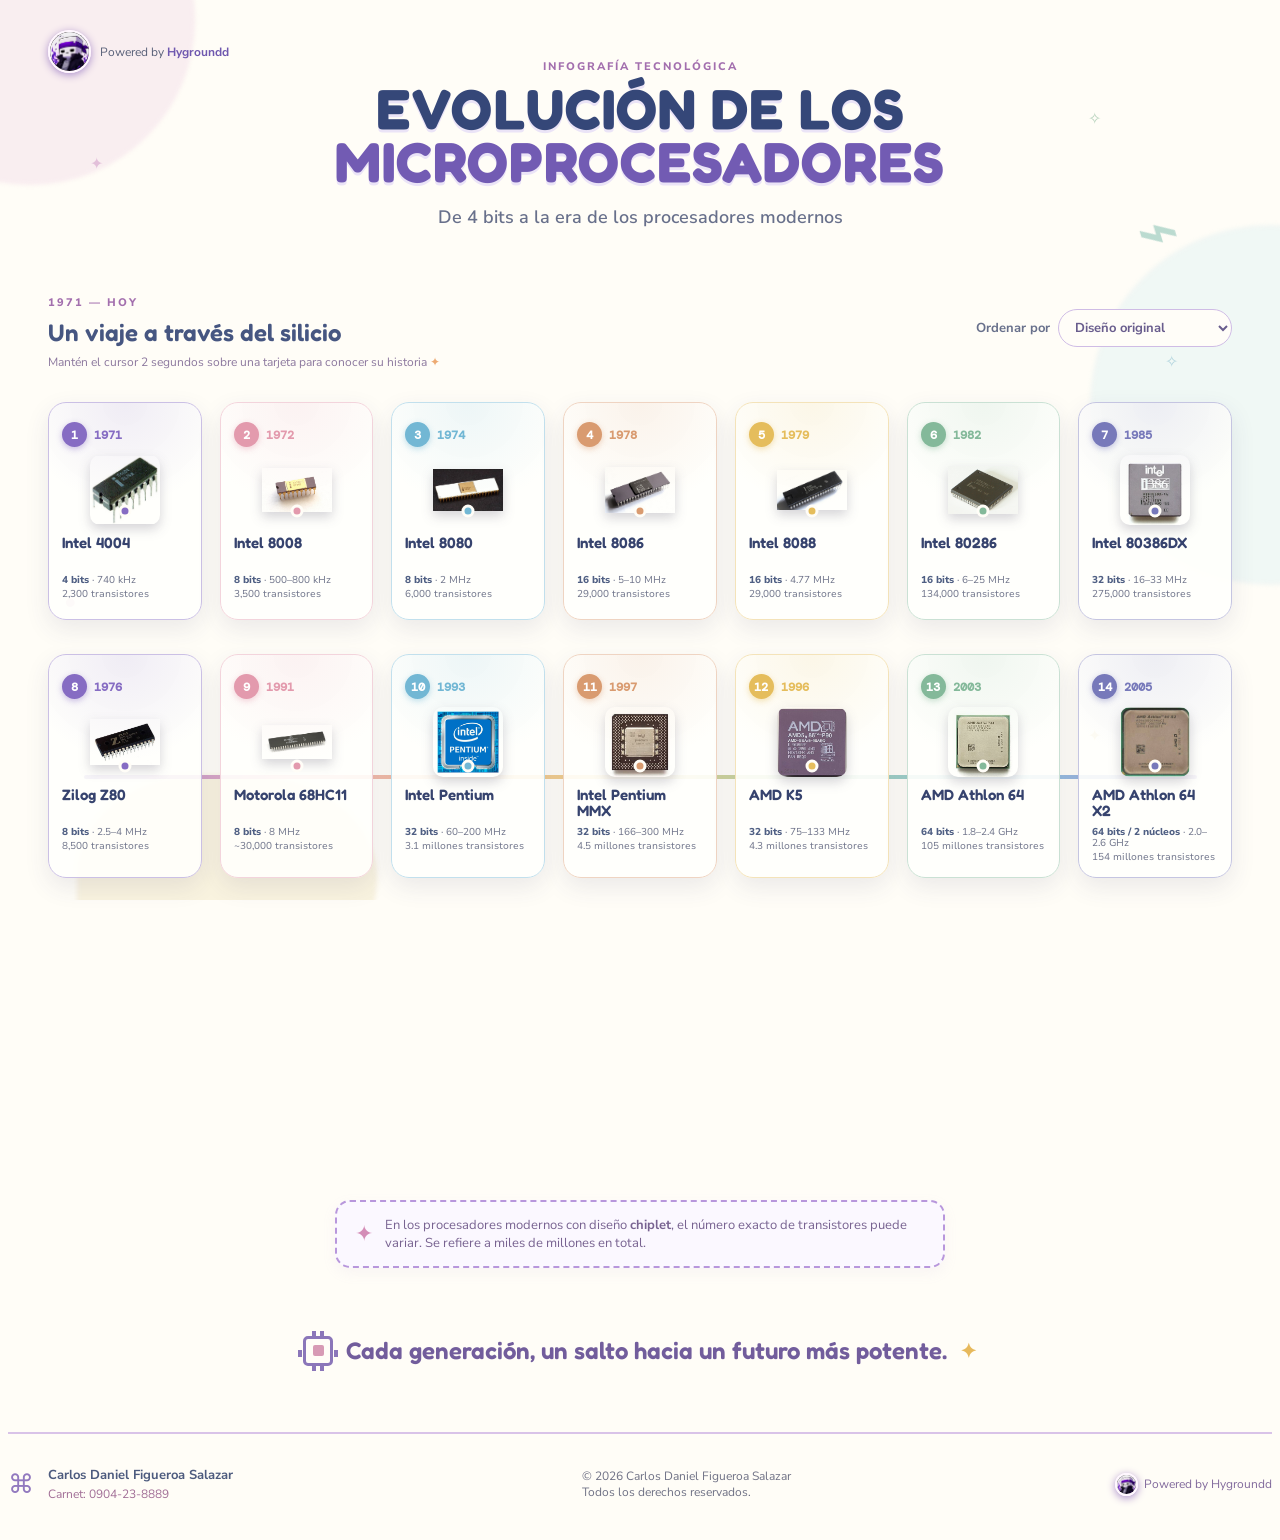
<file: index.html>
<!doctype html>
<html lang="es">
<head>
  <meta charset="UTF-8" />
  <meta name="viewport" content="width=device-width, initial-scale=1.0" />
  <meta name="description" content="Infografía interactiva sobre la evolución de los microprocesadores." />
  <title>Evolución de los microprocesadores</title>
  <link rel="icon" type="image/png" href="Perfil.png" />
  <link rel="apple-touch-icon" href="Perfil.png" />
  <link rel="preconnect" href="https://fonts.googleapis.com" />
  <link rel="preconnect" href="https://fonts.gstatic.com" crossorigin />
  <link href="https://fonts.googleapis.com/css2?family=DM+Mono:wght@400;500&family=Fredoka:wght@500;600;700&family=Nunito+Sans:wght@400;600;700;800&display=swap" rel="stylesheet" />
  <link rel="stylesheet" href="styles.css?v=20260911" />
</head>
<body>
  <div class="page-blobs" aria-hidden="true"><i class="blob blob-one"></i><i class="blob blob-two"></i><i class="blob blob-three"></i></div>
  <div class="sparkles" aria-hidden="true"><span>✦</span><span>✧</span><span>✦</span><span>•</span><span>✧</span></div>

  <header class="hero">
    <div class="brand" tabindex="0" aria-label="Powered by Hygroundd">
      <img class="avatar" src="Perfil.png" alt="Avatar de Hygroundd" />
      <span>Powered by <b>Hygroundd</b></span>
    </div>
    <div class="hero-copy">
      <p class="eyebrow">INFOGRAFÍA TECNOLÓGICA</p>
      <h1>EVOLUCIÓN DE LOS <span>MICROPROCESADORES</span></h1>
      <p class="subtitle">De 4 bits a la era de los procesadores modernos</p>
    </div>
    <div class="header-ornament" aria-hidden="true">⌁</div>
  </header>

  <main>
    <section class="timeline-section" aria-labelledby="timeline-title">
      <div class="section-topline">
        <div><p class="section-kicker">1971 — HOY</p><h2 id="timeline-title">Un viaje a través del silicio</h2></div>
        <label class="order-control">Ordenar por
          <select id="orderSelect" aria-label="Cambiar orden de los procesadores">
            <option value="original">Diseño original</option>
            <option value="chronological">Orden cronológico</option>
          </select>
        </label>
      </div>
      <p class="hover-hint">Mantén el cursor 2 segundos sobre una tarjeta para conocer su historia <span>✦</span></p>
      <div class="timeline-wrap">
        <div class="timeline-line" aria-hidden="true"></div>
        <div id="processorGrid" class="processor-grid" aria-live="polite"></div>
      </div>
    </section>

    <aside class="chiplet-note" aria-label="Nota sobre los procesadores modernos"><span>✦</span><p>En los procesadores modernos con diseño <b>chiplet</b>, el número exacto de transistores puede variar. Se refiere a miles de millones en total.</p></aside>

    <section class="closing" aria-label="Reflexión final">
      <div class="micro-icon" aria-hidden="true"><i></i><i></i><i></i><i></i><i></i><i></i></div>
      <p>Cada generación, un salto hacia un futuro más potente.</p>
      <span aria-hidden="true">✦</span>
    </section>
  </main>

  <footer>
    <div class="footer-mark">⌘</div>
    <div><strong>Carlos Daniel Figueroa Salazar</strong><span>Carnet: 0904-23-8889</span></div>
    <p>© 2026 Carlos Daniel Figueroa Salazar<br>Todos los derechos reservados.</p>
    <div class="footer-powered"><img src="Perfil.png" alt="" /> Powered by Hygroundd</div>
  </footer>

  <div id="modal" class="modal" role="dialog" aria-modal="true" aria-labelledby="modalTitle" hidden>
    <div class="modal-backdrop" data-close-modal></div>
    <article class="modal-panel">
      <button class="modal-close" type="button" data-close-modal aria-label="Cerrar información detallada">× <span>Cerrar</span></button>
      <div id="modalContent"></div>
    </article>
  </div>
  <script src="script.js?v=20260911"></script>
</body>
</html>
</file>
<file: styles.css>
:root { --bg-main:#fffdf7; --ink:#25355d; --muted:#65708b; --purple:#8268c8; --pink:#e99ab5; --blue:#6fb9da; --green:#86bf9d; --orange:#edaa72; --yellow:#e9c866; --card-radius:18px; --shadow-soft:0 9px 24px rgba(61,55,103,.10); }
* { box-sizing:border-box; } html { scroll-behavior:smooth; } body { margin:0; min-width:320px; overflow-x:hidden; color:var(--ink); background:var(--bg-main); font-family:"Nunito Sans",sans-serif; } button,select { font:inherit; } button { cursor:pointer; } .page-blobs { position:fixed; z-index:-1; inset:0; overflow:hidden; pointer-events:none; } .blob { position:absolute; display:block; border-radius:50%; filter:blur(2px); opacity:.38; } .blob-one { width:330px;height:330px;background:#efd4e5;top:-145px;left:-135px; } .blob-two { width:360px;height:360px;background:#d8eef1;right:-170px;top:25%; } .blob-three { width:300px;height:240px;background:#eee2b9;bottom:-115px;left:6%;border-radius:49% 51% 68% 32%; }
.hero { max-width:1360px; min-height:295px; position:relative; margin:auto; padding:35px 48px 42px; display:flex; justify-content:center; align-items:center; } .brand { position:absolute; left:48px; top:30px; display:flex;align-items:center;gap:9px;font-size:12px;color:#586078;transition:.25s ease; animation:brandIn .65s both; } .brand:hover,.brand:focus-visible { transform:scale(1.03);filter:drop-shadow(0 3px 7px #b7a7e5);outline:none; } .avatar,.footer-powered i { width:43px;height:43px;border-radius:50%;display:grid;place-items:center;background:linear-gradient(135deg,#7660bd,#d492bb);border:2px solid #fff7ff;box-shadow:0 2px 8px #a88cca;color:white;font-family:Fredoka,sans-serif;font-weight:700;font-size:21px; } .brand b { color:#6f58af; }.hero-copy { text-align:center; animation:titleIn .7s .12s both; }.eyebrow,.section-kicker { margin:0 0 8px;letter-spacing:2px;font-size:11px;font-weight:800;color:#a36fae; }.hero h1 { margin:0;font:700 clamp(31px,4.4vw,63px)/.95 Fredoka,sans-serif;letter-spacing:1px;color:#354778;text-shadow:0 3px 0 #ebe4f7; }.hero h1 span { display:block;color:#725bb3; }.subtitle { margin:17px 0 0;color:#68708b;font-size:clamp(14px,1.6vw,18px);font-weight:600; }.header-ornament { position:absolute;right:8%;bottom:23px;font:70px Fredoka;color:#a4cfc3;transform:rotate(-17deg);opacity:.75; }
main { max-width:1360px;margin:auto;padding:0 48px 34px; }.timeline-section { position:relative; }.section-topline { display:flex;justify-content:space-between;gap:25px;align-items:end;margin-bottom:3px; }.section-topline h2 { margin:0;font:600 24px Fredoka;color:#465681; }.order-control { display:flex;align-items:center;gap:8px;color:#68708b;font-size:13px;font-weight:700;white-space:nowrap; }.order-control select { background:#fffdf8;border:1px solid #cfbce5;color:#695d8d;border-radius:20px;padding:8px 30px 8px 12px;outline:none;cursor:pointer; }.order-control select:focus-visible { box-shadow:0 0 0 3px #ddcfef; }.hover-hint { margin:7px 0 18px;color:#8c789e;font-size:12px; }.hover-hint span { color:var(--orange); }.timeline-wrap { position:relative; }.timeline-line { position:absolute;left:3%;right:3%;top:50%;height:4px;border-radius:9px;background:linear-gradient(90deg,var(--purple),var(--pink),var(--orange),var(--yellow),var(--green),var(--blue),var(--purple));transform-origin:left;animation:drawLine 1.5s .25s both;opacity:.75; }.processor-grid { position:relative;display:grid;grid-template-columns:repeat(7,minmax(0,1fr));gap:34px 18px;padding:14px 0; }
.processor-card { --accent:var(--purple);position:relative;isolation:isolate;min-height:218px;padding:19px 13px 14px;background:rgba(255,255,252,.9);border:1px solid color-mix(in srgb,var(--accent) 43%,white);border-radius:var(--card-radius);box-shadow:var(--shadow-soft);cursor:pointer;overflow:hidden;opacity:0;transform:translateY(25px);transition:transform .27s ease,box-shadow .27s ease,border-color .27s ease; }.processor-card.is-visible { opacity:1;transform:translateY(0); }.processor-card::before { content:"";position:absolute;z-index:-1;inset:0;background:radial-gradient(circle at var(--light-x,50%) var(--light-y,0%),color-mix(in srgb,var(--accent) 16%,transparent),transparent 45%);opacity:.8; }.processor-card::after { content:"";position:absolute;bottom:0;left:0;width:0;height:3px;background:var(--accent);transition:none; }.processor-card.is-counting::after { width:100%;transition:width 2s linear; }.processor-card:hover,.processor-card:focus-visible,.processor-card.active { transform:translateY(-5px) scale(1.02);box-shadow:0 14px 30px color-mix(in srgb,var(--accent) 22%,transparent);border-color:var(--accent);outline:none; }.card-top { display:flex;align-items:center;gap:7px; }.processor-number { flex:0 0 25px;height:25px;border-radius:50%;display:grid;place-items:center;background:var(--accent);color:white;font:600 12px "DM Mono";box-shadow:0 2px 6px color-mix(in srgb,var(--accent) 45%,transparent); }.card-year { color:var(--accent);font:700 12px "DM Mono"; }.chip-visual { height:76px;display:grid;place-items:center;margin:5px 0 7px; }.chip { width:59px;height:59px;position:relative;border-radius:8px;background:linear-gradient(135deg,#535373,#252b4e);border:5px solid #d7b97a;box-shadow:inset 0 0 0 3px #8b7b57,0 7px 8px #b9b0aa; }.chip:before,.chip:after { content:"";position:absolute;inset:-10px;background:repeating-linear-gradient(90deg,transparent 0 5px,#b4a780 5px 7px,transparent 7px 12px);z-index:-1; }.chip:after { transform:rotate(90deg); }.chip b { position:absolute;inset:7px;border:1px solid #b9a65c;border-radius:3px;opacity:.65; }.chip.alt { border-radius:50%;background:radial-gradient(circle at 38% 35%,#d0e4ea 0 6%,#4e7891 8% 18%,#253d64 50%);border-color:#b6d3d7; }.chip.green { background:linear-gradient(135deg,#799579,#355a50);border-color:#d3d57e; }.chip.gold { background:linear-gradient(135deg,#e7be63,#9c6336);border-color:#d89754; }.chip.blue { background:linear-gradient(135deg,#6da4c4,#343b75);border-color:#9ccbd5; }.processor-card h3 { margin:0;min-height:32px;font:600 15px/1.04 Fredoka;color:#36436e; }.card-facts { margin:8px 0 0;display:grid;gap:3px;font-size:10px;color:#70758b;line-height:1.1; }.card-facts b { color:#4f5f83;font-weight:800; }.timeline-dot { position:absolute;width:13px;height:13px;border:3px solid #fffdf7;background:var(--accent);border-radius:50%;left:50%;top:50%;translate:-50% -50%;z-index:2;transition:.25s; }.processor-card.active .timeline-dot { transform:scale(1.5);box-shadow:0 0 0 6px color-mix(in srgb,var(--accent) 23%,transparent); }
.chiplet-note { margin:39px auto 35px;max-width:610px;border:2px dashed #b897dc;background:#fbf8ff;border-radius:15px;padding:14px 18px;display:flex;gap:12px;align-items:center;color:#786391;font-size:13px;box-shadow:0 5px 14px #ad9bd217; }.chiplet-note span { color:#d48db7;font-size:22px; }.chiplet-note p { margin:0; }.closing { min-height:95px;display:flex;justify-content:center;align-items:center;gap:13px;color:#725d9c;text-align:center;font:600 clamp(17px,2.2vw,24px) Fredoka; }.closing p { margin:0; }.closing>span { color:#e7b95c;font-size:20px; }.micro-icon { width:30px;height:30px;border:3px solid #8b76b9;border-radius:5px;position:relative;display:grid;place-items:center; }.micro-icon:before { content:"";width:11px;height:11px;background:#d79ab5;border-radius:2px; }.micro-icon i { position:absolute;width:4px;height:7px;background:#8b76b9; }.micro-icon i:nth-child(1){top:-8px;left:6px}.micro-icon i:nth-child(2){top:-8px;right:6px}.micro-icon i:nth-child(3){bottom:-8px;left:6px}.micro-icon i:nth-child(4){bottom:-8px;right:6px}.micro-icon i:nth-child(5){left:-8px;top:11px}.micro-icon i:nth-child(6){right:-8px;top:11px}
footer { max-width:1264px;border-top:2px solid #d9c3e8;margin:auto;padding:22px 0 28px;display:grid;grid-template-columns:auto 1fr 1fr auto;gap:14px;align-items:center;color:#6f7185;font-size:12px; }.footer-mark { color:#9279bf;font-size:26px; }.footer-mark+div { display:grid;gap:2px; }.footer-mark+div strong { color:#4d5b7e;font-size:13px; }.footer-mark+div span { color:#a16e96; }.footer-powered { display:flex;align-items:center;gap:6px;color:#826a9c;white-space:nowrap; }.footer-powered i { width:23px;height:23px;font-size:12px; }
.modal { position:fixed;z-index:10;inset:0;display:grid;place-items:center;padding:24px; }.modal[hidden] { display:none; }.modal-backdrop { position:absolute;inset:0;background:rgba(45,47,80,.35);backdrop-filter:blur(5px);animation:fade .25s both; }.modal-panel { width:min(740px,100%);max-height:min(740px,90vh);overflow:auto;position:relative;background:#fffdf9;border:1px solid #e3d2ef;border-radius:25px;box-shadow:0 24px 70px #2e315166;padding:31px;animation:modalIn .25s both; }.modal-close { position:absolute;top:14px;right:15px;border:0;background:#f3eaf7;color:#765c97;padding:7px 10px;border-radius:17px;font-weight:800; }.modal-close:hover,.modal-close:focus-visible { background:#e5d3ee;outline:none; }.modal-hero { display:grid;grid-template-columns:155px 1fr;gap:25px;align-items:center;padding:7px 0 25px;border-bottom:1px solid #eee5f0; }.modal-chip { width:130px;height:130px;margin:auto;transform:scale(1.75);transform-origin:center; }.modal-title small { color:#9f80b1;font:500 12px "DM Mono";letter-spacing:1px; }.modal-title h2 { font:600 clamp(27px,4vw,40px)/1 Fredoka;margin:7px 0;color:#394a78; }.modal-title p { margin:0;color:#6e7891; }.detail-grid { margin-top:21px;display:grid;grid-template-columns:repeat(3,1fr);gap:10px; }.detail-item { padding:10px;border-radius:11px;background:#f8f5fa; }.detail-item b { display:block;font-size:10px;color:#997ca8;text-transform:uppercase;letter-spacing:.6px; }.detail-item span { font-size:13px;color:#52607f;font-weight:700; }.detail-story { margin-top:19px;display:grid;gap:13px; }.detail-story section { border-left:3px solid var(--purple);padding-left:12px; }.detail-story h3 { margin:0 0 3px;font:600 16px Fredoka;color:#60508d; }.detail-story p { margin:0;color:#66718b;font-size:13px;line-height:1.45; }
.sparkles span { position:fixed;z-index:-1;color:#d29fca;opacity:.58;animation:float 5s ease-in-out infinite; }.sparkles span:nth-child(1){top:17%;left:7%}.sparkles span:nth-child(2){top:39%;right:8%;animation-delay:-2s;color:#89bdcf}.sparkles span:nth-child(3){bottom:17%;right:14%;animation-delay:-1s;color:#d9b35e}.sparkles span:nth-child(4){top:65%;left:5%;font-size:24px;animation-delay:-3s}.sparkles span:nth-child(5){top:12%;right:14%;color:#85b695;}
@keyframes titleIn { from{opacity:0;transform:translateY(15px)}to{opacity:1;transform:none} } @keyframes brandIn { from{opacity:0;transform:translateX(-9px)}to{opacity:1;transform:none} } @keyframes drawLine { from{transform:scaleX(0)}to{transform:scaleX(1)} } @keyframes float { 50%{transform:translateY(-9px) rotate(12deg)} } @keyframes fade { from{opacity:0}to{opacity:1} } @keyframes modalIn { from{opacity:0;transform:scale(.96) translateY(8px)}to{opacity:1;transform:none} }
@media (max-width:1100px){.processor-grid{grid-template-columns:repeat(5,1fr)}.timeline-line{display:none}.timeline-dot{top:8px}.processor-card{min-height:210px}}@media(max-width:760px){.hero{min-height:245px;padding:76px 22px 24px}.brand{left:22px;top:19px}.header-ornament{right:5%;bottom:3px}.hero h1{font-size:36px}main{padding:0 18px 25px}.section-topline{align-items:start;flex-direction:column;gap:10px}.order-control{align-self:flex-end}.processor-grid{grid-template-columns:repeat(2,minmax(0,1fr));gap:18px 12px;padding-left:25px}.timeline-line{display:block;top:10px;bottom:10px;left:7px;right:auto;width:4px;height:auto;background:linear-gradient(var(--purple),var(--pink),var(--orange),var(--green),var(--blue));transform-origin:top}.timeline-dot{top:11px;left:-25px;translate:-50% -50%}.processor-card{min-height:202px}.chiplet-note{font-size:12px}.closing{font-size:18px}footer{margin:0 18px;grid-template-columns:auto 1fr;gap:10px}.footer-mark{grid-row:span 2}.footer-powered{grid-column:1/-1}.modal{padding:12px}.modal-panel{padding:27px 18px 20px}.modal-hero{grid-template-columns:100px 1fr;gap:10px}.modal-chip{transform:scale(1.12)}.detail-grid{grid-template-columns:repeat(2,1fr)}}@media(max-width:390px){.processor-grid{grid-template-columns:1fr;padding-left:28px}.processor-card{min-height:178px}.chip-visual{height:55px}.chip{transform:scale(.8)}.hero h1{font-size:31px}.modal-hero{grid-template-columns:1fr;text-align:center}.detail-grid{grid-template-columns:1fr 1fr}}
.processor-photo { width:70px;height:70px;object-fit:contain;border-radius:10px;filter:drop-shadow(0 5px 6px rgba(46,42,71,.2));mix-blend-mode:multiply; }
.modal-photo { width:130px;height:130px;mix-blend-mode:normal;filter:drop-shadow(0 10px 10px rgba(46,42,71,.2)); }
.chip-visual.image-missing::before { content:'Imagen\A pendiente';white-space:pre;text-align:center;font:600 10px/1.25 Fredoka;color:#9a83aa;border:1px dashed #cdbbd9;border-radius:8px;padding:13px 8px;background:#faf5fb; }
.avatar,.footer-powered img { object-fit:cover; }
.footer-powered img { width:23px;height:23px;flex:0 0 23px;border-radius:50%;border:2px solid #fff7ff;box-shadow:0 2px 8px #a88cca; }
@media(prefers-reduced-motion:reduce){*,*::before,*::after{animation-duration:.01ms!important;animation-iteration-count:1!important;transition-duration:.01ms!important;scroll-behavior:auto!important}}
</file>
